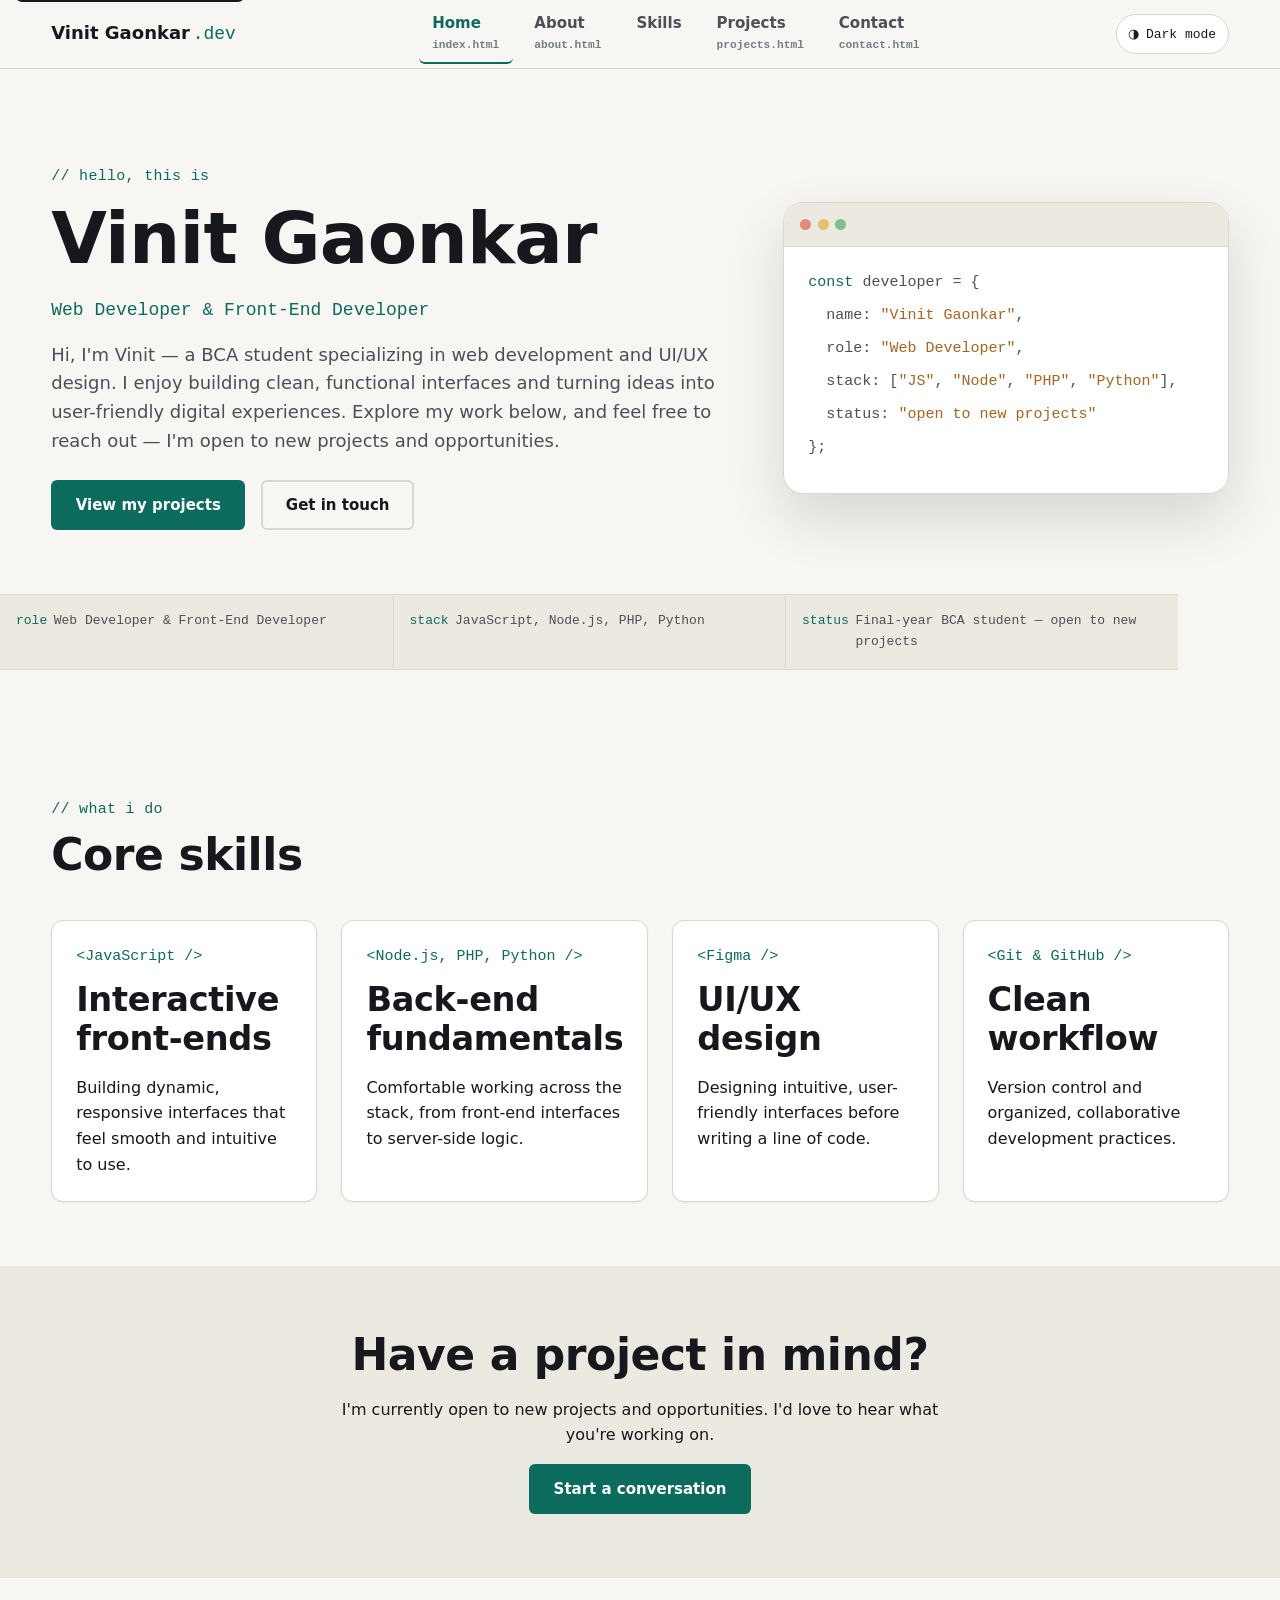
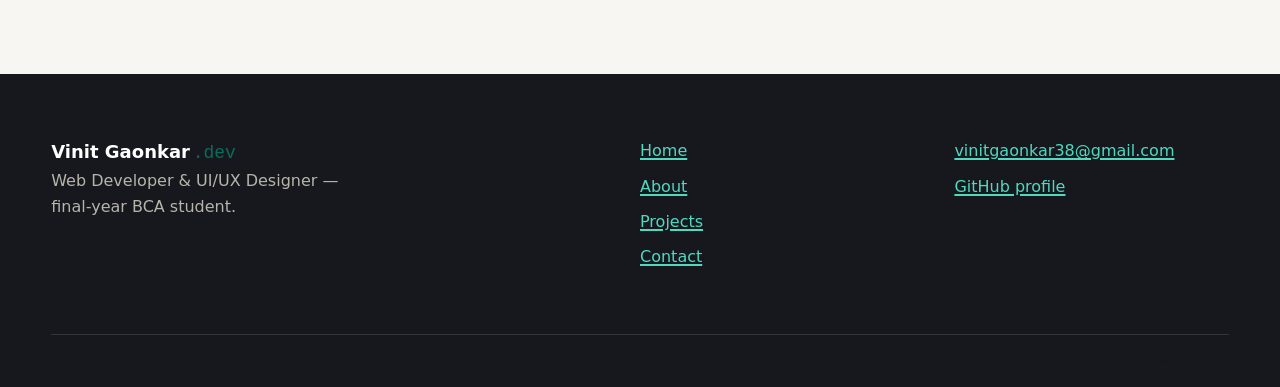
<file: portfolio/index.html>
<!DOCTYPE html>
<html lang="en">
<head>
  <meta charset="UTF-8" />
  <meta name="viewport" content="width=device-width, initial-scale=1.0" />

  <title>Vinit Gaonkar | Web Developer Portfolio</title>
  <meta name="description" content="Vinit Gaonkar is a web developer and UI/UX designer building clean, functional interfaces. View projects and get in touch." />
  <meta name="robots" content="index, follow" />
  <link rel="canonical" href="https://vinit.jo3.org/index.html" />

  <meta property="og:type" content="website" />
  <meta property="og:title" content="Vinit Gaonkar | Web Developer Portfolio" />
  <meta property="og:description" content="Web developer and UI/UX designer building clean, functional interfaces." />
  <meta property="og:url" content="https://vinit.jo3.org/index.html" />

  <!-- Prevents a flash of the wrong theme: applies a saved choice before
       first paint. Tiny, synchronous, and does nothing else. -->
  <script>
    (function () {
      try {
        var t = localStorage.getItem("portfolio-theme");
        if (t === "light" || t === "dark") {
          document.documentElement.setAttribute("data-theme", t);
        }
      } catch (e) {}
    })();
  </script>

  <link rel="icon" type="image/svg+xml" href="data:image/svg+xml,%3Csvg xmlns='http://www.w3.org/2000/svg' viewBox='0 0 100 100'%3E%3Crect width='100' height='100' rx='22' fill='%230b6b5c'/%3E%3C/svg%3E" />
  <link rel="stylesheet" href="css/style.css" />
</head>
<body>

  <a class="skip-link" href="#main">Skip to main content</a>

  <header class="site-header">
    <div class="container header-inner">
      <p class="logo"><a href="index.html">Vinit Gaonkar<span class="logo-mono" aria-hidden="true">.dev</span></a></p>

      <nav class="site-nav" aria-label="Primary">
        <ul id="primary-nav-list">
          <li><a href="index.html" aria-current="page">Home<span class="nav-file" aria-hidden="true">index.html</span></a></li>
          <li><a href="about.html">About<span class="nav-file" aria-hidden="true">about.html</span></a></li>
          <li><a href="index.html#skills">Skills</a></li>
          <li><a href="projects.html">Projects<span class="nav-file" aria-hidden="true">projects.html</span></a></li>
          <li><a href="contact.html">Contact<span class="nav-file" aria-hidden="true">contact.html</span></a></li>
        </ul>
      </nav>

      <div class="nav-wrap">
        <button type="button" id="theme-toggle" class="theme-toggle" aria-pressed="false">
          <span class="theme-toggle-icon" aria-hidden="true">◑</span>
          <span class="theme-toggle-text">Dark mode</span>
        </button>
        <button type="button" id="nav-toggle" class="nav-toggle" aria-expanded="false" aria-controls="primary-nav-list">
          <span class="nav-toggle-icon" aria-hidden="true"></span>
          <span class="visually-hidden">Menu</span>
        </button>
      </div>
    </div>
  </header>

  <main id="main">

    <section class="hero">
      <div class="container hero-grid">
        <div class="hero-inner">
          <p class="eyebrow">// hello, this is</p>
          <h1>Vinit Gaonkar</h1>
          <p class="hero-role">Web Developer &amp; Front-End Developer</p>
          <p class="hero-intro">
            Hi, I'm Vinit — a BCA student specializing in web development and
            UI/UX design. I enjoy building clean, functional interfaces and
            turning ideas into user-friendly digital experiences. Explore my
            work below, and feel free to reach out — I'm open to new projects
            and opportunities.
          </p>
          <div class="hero-actions">
            <a class="btn btn-primary" href="projects.html">View my projects</a>
            <a class="btn btn-secondary" href="contact.html">Get in touch</a>
          </div>
        </div>

        <!-- Decorative "editor window" panel — CSS-only, no image asset needed -->
        <div class="hero-panel" aria-hidden="true">
          <div class="hero-panel-bar">
            <span class="hero-panel-dot"></span>
            <span class="hero-panel-dot"></span>
            <span class="hero-panel-dot"></span>
          </div>
          <div class="hero-panel-body">
            <p><span class="code-key">const</span> developer = {</p>
            <p>&nbsp;&nbsp;name: <span class="code-str">"Vinit Gaonkar"</span>,</p>
            <p>&nbsp;&nbsp;role: <span class="code-str">"Web Developer"</span>,</p>
            <p>&nbsp;&nbsp;stack: [<span class="code-str">"JS"</span>, <span class="code-str">"Node"</span>, <span class="code-str">"PHP"</span>, <span class="code-str">"Python"</span>],</p>
            <p>&nbsp;&nbsp;status: <span class="code-str">"open to new projects"</span></p>
            <p>};</p>
          </div>
        </div>
      </div>

      <!-- A small "status bar" of facts, styled after an editor's status bar -->
      <dl class="status-bar container">
        <div>
          <dt>role</dt>
          <dd>Web Developer &amp; Front-End Developer</dd>
        </div>
        <div>
          <dt>stack</dt>
          <dd>JavaScript, Node.js, PHP, Python</dd>
        </div>
        <div>
          <dt>status</dt>
          <dd>Final-year BCA student — open to new projects</dd>
        </div>
      </dl>
    </section>

    <section class="section skills-section" id="skills" aria-labelledby="skills-heading">
      <div class="container">
        <p class="eyebrow">// what i do</p>
        <h2 id="skills-heading">Core skills</h2>

        <div class="grid skills-grid">
          <article class="skill-card">
            <p class="skill-tag">&lt;JavaScript /&gt;</p>
            <h3>Interactive front-ends</h3>
            <p>Building dynamic, responsive interfaces that feel smooth and intuitive to use.</p>
          </article>

          <article class="skill-card">
            <p class="skill-tag">&lt;Node.js, PHP, Python /&gt;</p>
            <h3>Back-end fundamentals</h3>
            <p>Comfortable working across the stack, from front-end interfaces to server-side logic.</p>
          </article>

          <article class="skill-card">
            <p class="skill-tag">&lt;Figma /&gt;</p>
            <h3>UI/UX design</h3>
            <p>Designing intuitive, user-friendly interfaces before writing a line of code.</p>
          </article>

          <article class="skill-card">
            <p class="skill-tag">&lt;Git &amp; GitHub /&gt;</p>
            <h3>Clean workflow</h3>
            <p>Version control and organized, collaborative development practices.</p>
          </article>
        </div>
      </div>
    </section>

    <section class="section section-alt cta-section" aria-labelledby="cta-heading">
      <div class="container cta-inner">
        <h2 id="cta-heading">Have a project in mind?</h2>
        <p>I'm currently open to new projects and opportunities. I'd love to hear what you're working on.</p>
        <a class="btn btn-primary" href="contact.html">Start a conversation</a>
      </div>
    </section>

  </main>

  <footer class="site-footer">
    <div class="container footer-inner">
      <div class="footer-brand">
        <p class="logo"><a href="index.html">Vinit Gaonkar<span class="logo-mono" aria-hidden="true">.dev</span></a></p>
        <p class="footer-tagline">Web Developer &amp; UI/UX Designer — final-year BCA student.</p>
      </div>

      <nav class="footer-nav" aria-label="Footer">
        <ul>
          <li><a href="index.html">Home</a></li>
          <li><a href="about.html">About</a></li>
          <li><a href="projects.html">Projects</a></li>
          <li><a href="contact.html">Contact</a></li>
        </ul>
      </nav>

      <address class="footer-contact">
        <a href="mailto:vinitgaonkar38@gmail.com">vinitgaonkar38@gmail.com</a>
        <a href="https://github.com/account">GitHub profile</a>
      </address>
    </div>

    <div class="container footer-meta">
      <p>&copy; 2026 Vinit Gaonkar. All rights reserved.</p>
      <p class="status-line">// built with HTML5, CSS3 &amp; a little vanilla JS</p>
    </div>
  </footer>

  <script src="js/theme.js" defer></script>
</body>
</html>
</file>
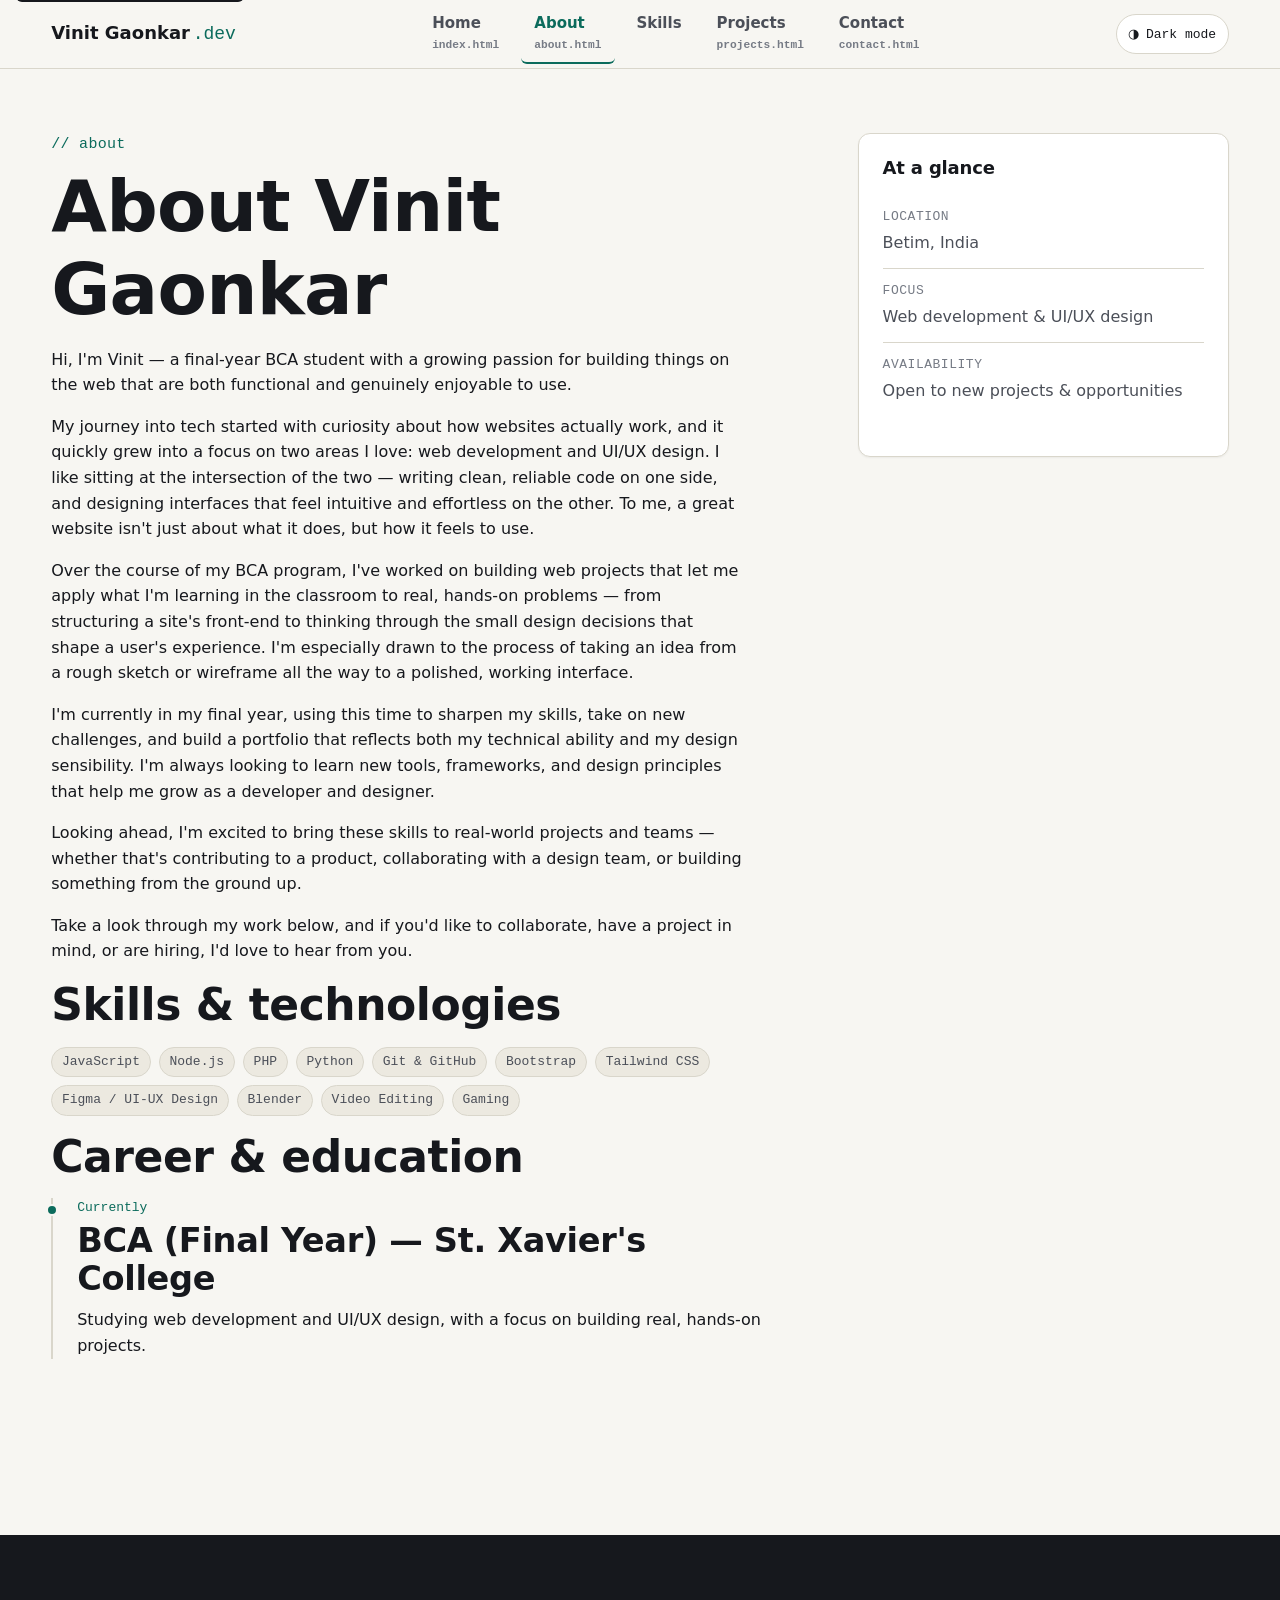
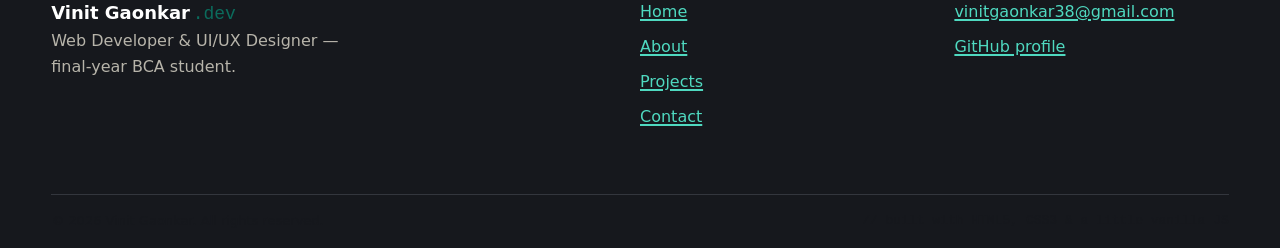
<file: portfolio/about.html>
<!DOCTYPE html>
<html lang="en">
<head>
  <meta charset="UTF-8" />
  <meta name="viewport" content="width=device-width, initial-scale=1.0" />

  <title>About | Vinit Gaonkar</title>
  <meta name="description" content="Learn about Vinit Gaonkar — a web developer and UI/UX design student, plus skills, technologies, and education background." />
  <meta name="robots" content="index, follow" />
  <link rel="canonical" href="https://vinit.jo3.org/about.html" />

  <meta property="og:type" content="website" />
  <meta property="og:title" content="About | Vinit Gaonkar" />
  <meta property="og:description" content="Web developer and UI/UX design student." />
  <meta property="og:url" content="https://vinit.jo3.org/about.html" />

  <script>
    (function () {
      try {
        var t = localStorage.getItem("portfolio-theme");
        if (t === "light" || t === "dark") {
          document.documentElement.setAttribute("data-theme", t);
        }
      } catch (e) {}
    })();
  </script>

  <link rel="icon" type="image/svg+xml" href="data:image/svg+xml,%3Csvg xmlns='http://www.w3.org/2000/svg' viewBox='0 0 100 100'%3E%3Crect width='100' height='100' rx='22' fill='%230b6b5c'/%3E%3C/svg%3E" />
  <link rel="stylesheet" href="css/style.css" />
</head>
<body>

  <a class="skip-link" href="#main">Skip to main content</a>

  <header class="site-header">
    <div class="container header-inner">
      <p class="logo"><a href="index.html">Vinit Gaonkar<span class="logo-mono" aria-hidden="true">.dev</span></a></p>

      <nav class="site-nav" aria-label="Primary">
        <ul id="primary-nav-list">
          <li><a href="index.html">Home<span class="nav-file" aria-hidden="true">index.html</span></a></li>
          <li><a href="about.html" aria-current="page">About<span class="nav-file" aria-hidden="true">about.html</span></a></li>
          <li><a href="index.html#skills">Skills</a></li>
          <li><a href="projects.html">Projects<span class="nav-file" aria-hidden="true">projects.html</span></a></li>
          <li><a href="contact.html">Contact<span class="nav-file" aria-hidden="true">contact.html</span></a></li>
        </ul>
      </nav>

      <div class="nav-wrap">
        <button type="button" id="theme-toggle" class="theme-toggle" aria-pressed="false">
          <span class="theme-toggle-icon" aria-hidden="true">◑</span>
          <span class="theme-toggle-text">Dark mode</span>
        </button>
        <button type="button" id="nav-toggle" class="nav-toggle" aria-expanded="false" aria-controls="primary-nav-list">
          <span class="nav-toggle-icon" aria-hidden="true"></span>
          <span class="visually-hidden">Menu</span>
        </button>
      </div>
    </div>
  </header>

  <main id="main">
    <section class="section about-hero">
      <div class="container about-grid">

        <div class="about-main">
          <p class="eyebrow">// about</p>
          <h1>About Vinit Gaonkar</h1>

          <p>
            Hi, I'm Vinit — a final-year BCA student with a growing passion for
            building things on the web that are both functional and genuinely
            enjoyable to use.
          </p>
          <p>
            My journey into tech started with curiosity about how websites
            actually work, and it quickly grew into a focus on two areas I
            love: web development and UI/UX design. I like sitting at the
            intersection of the two — writing clean, reliable code on one
            side, and designing interfaces that feel intuitive and effortless
            on the other. To me, a great website isn't just about what it
            does, but how it feels to use.
          </p>
          <p>
            Over the course of my BCA program, I've worked on building web
            projects that let me apply what I'm learning in the classroom to
            real, hands-on problems — from structuring a site's front-end to
            thinking through the small design decisions that shape a user's
            experience. I'm especially drawn to the process of taking an idea
            from a rough sketch or wireframe all the way to a polished,
            working interface.
          </p>
          <p>
            I'm currently in my final year, using this time to sharpen my
            skills, take on new challenges, and build a portfolio that
            reflects both my technical ability and my design sensibility. I'm
            always looking to learn new tools, frameworks, and design
            principles that help me grow as a developer and designer.
          </p>
          <p>
            Looking ahead, I'm excited to bring these skills to real-world
            projects and teams — whether that's contributing to a product,
            collaborating with a design team, or building something from the
            ground up.
          </p>
          <p>
            Take a look through my work below, and if you'd like to
            collaborate, have a project in mind, or are hiring, I'd love to
            hear from you.
          </p>

          <h2>Skills &amp; technologies</h2>
          <ul class="tag-list">
            <li>JavaScript</li>
            <li>Node.js</li>
            <li>PHP</li>
            <li>Python</li>
            <li>Git &amp; GitHub</li>
            <li>Bootstrap</li>
            <li>Tailwind CSS</li>
            <li>Figma / UI-UX Design</li>
            <li>Blender</li>
            <li>Video Editing</li>
            <li>Gaming</li>
          </ul>

          <h2>Career &amp; education</h2>
          <ol class="timeline">
            <li>
              <p class="timeline-date">Currently</p>
              <h3>BCA (Final Year) — St. Xavier's College</h3>
              <p>Studying web development and UI/UX design, with a focus on building real, hands-on projects.</p>
            </li>
          </ol>
        </div>

        <aside class="about-aside" aria-labelledby="ataglance-heading">
          <h2 id="ataglance-heading">At a glance</h2>
          <dl>
            <div>
              <dt>Location</dt>
              <dd>Betim, India</dd>
            </div>
            <div>
              <dt>Focus</dt>
              <dd>Web development &amp; UI/UX design</dd>
            </div>
            <div>
              <dt>Availability</dt>
              <dd>Open to new projects &amp; opportunities</dd>
            </div>
          </dl>
        </aside>

      </div>
    </section>
  </main>

  <footer class="site-footer">
    <div class="container footer-inner">
      <div class="footer-brand">
        <p class="logo"><a href="index.html">Vinit Gaonkar<span class="logo-mono" aria-hidden="true">.dev</span></a></p>
        <p class="footer-tagline">Web Developer &amp; UI/UX Designer — final-year BCA student.</p>
      </div>

      <nav class="footer-nav" aria-label="Footer">
        <ul>
          <li><a href="index.html">Home</a></li>
          <li><a href="about.html">About</a></li>
          <li><a href="projects.html">Projects</a></li>
          <li><a href="contact.html">Contact</a></li>
        </ul>
      </nav>

      <address class="footer-contact">
        <a href="mailto:vinitgaonkar38@gmail.com">vinitgaonkar38@gmail.com</a>
        <a href="https://github.com/account">GitHub profile</a>
      </address>
    </div>

    <div class="container footer-meta">
      <p>&copy; 2026 Vinit Gaonkar. All rights reserved.</p>
      <p class="status-line">// built with HTML5, CSS3 &amp; a little vanilla JS</p>
    </div>
  </footer>

  <script src="js/theme.js" defer></script>
</body>
</html>
</file>
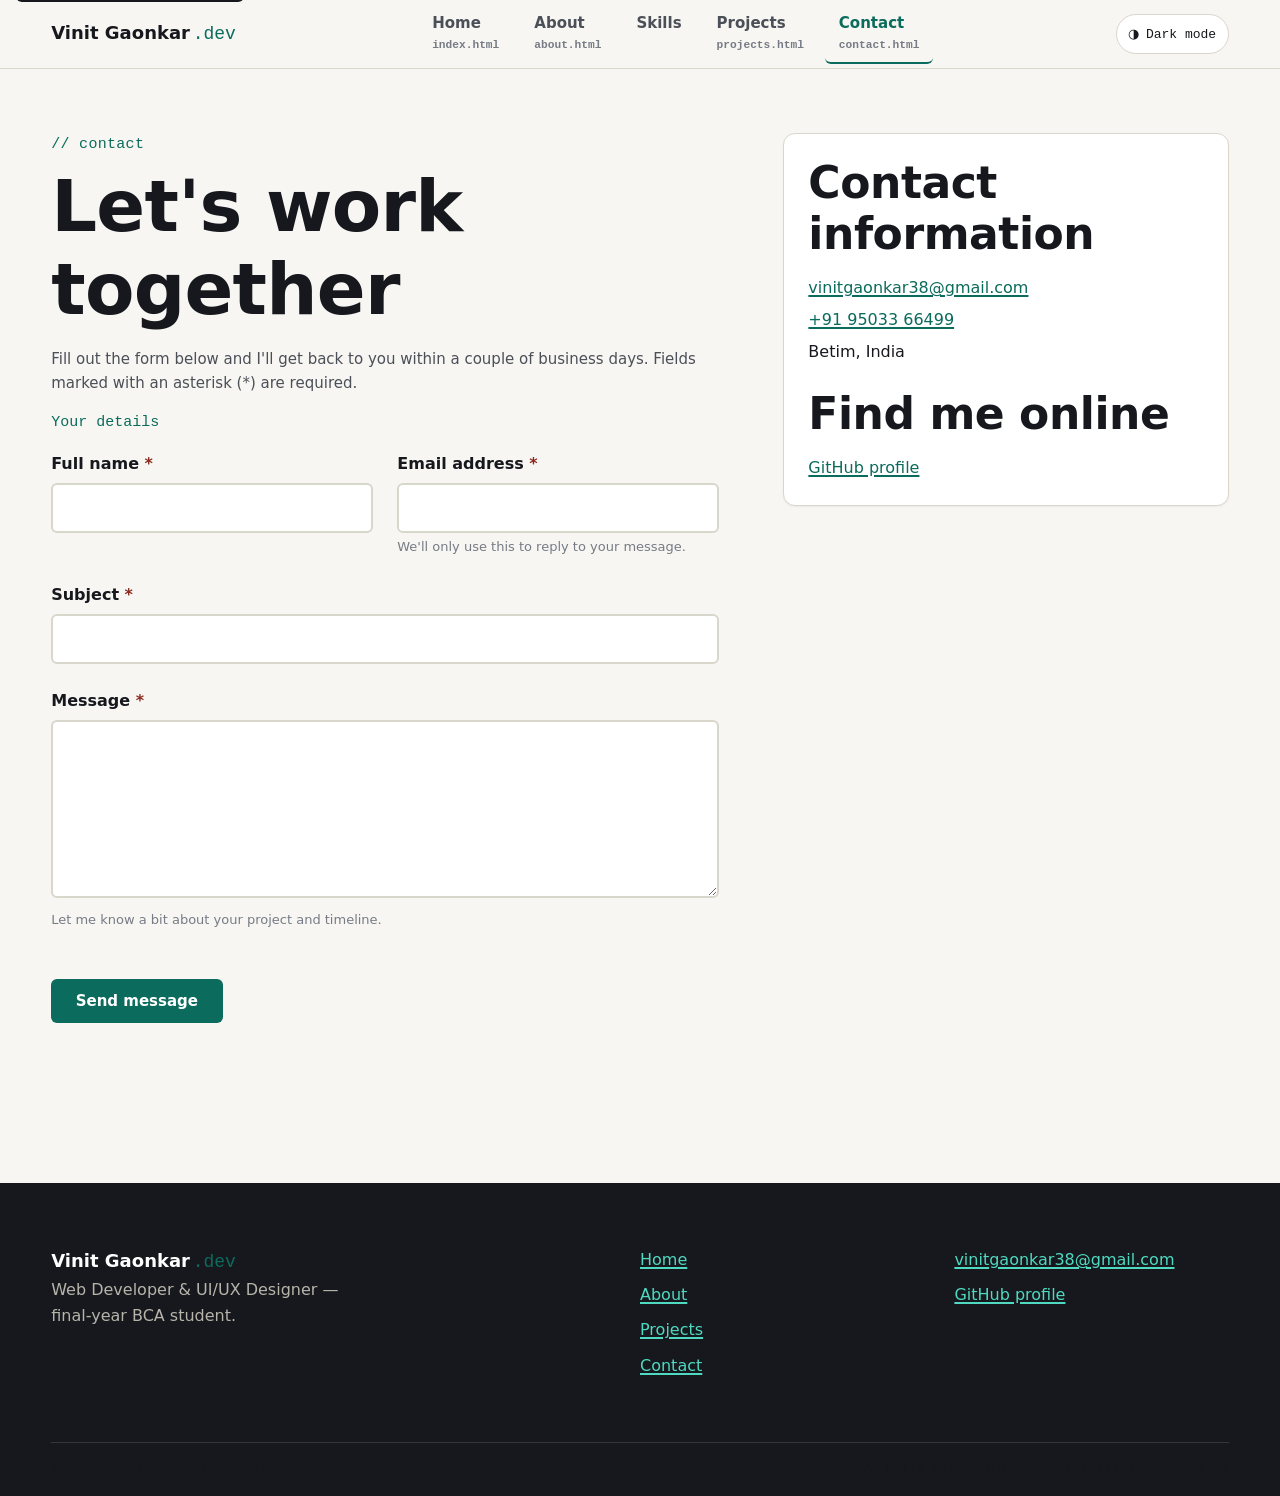
<file: portfolio/contact.html>
<!DOCTYPE html>
<html lang="en">
<head>
  <meta charset="UTF-8" />
  <meta name="viewport" content="width=device-width, initial-scale=1.0" />

  <title>Contact | Vinit Gaonkar</title>
  <meta name="description" content="Get in touch with Vinit Gaonkar for freelance web development work. Send a message using the accessible contact form or reach out directly by email." />
  <meta name="robots" content="index, follow" />
  <link rel="canonical" href="https://vinit.jo3.org/contact.html" />

  <meta property="og:type" content="website" />
  <meta property="og:title" content="Contact | Vinit Gaonkar" />
  <meta property="og:description" content="Get in touch about web development and UI/UX design work." />
  <meta property="og:url" content="https://vinit.jo3.org/contact.html" />

  <script>
    (function () {
      try {
        var t = localStorage.getItem("portfolio-theme");
        if (t === "light" || t === "dark") {
          document.documentElement.setAttribute("data-theme", t);
        }
      } catch (e) {}
    })();
  </script>

  <link rel="icon" type="image/svg+xml" href="data:image/svg+xml,%3Csvg xmlns='http://www.w3.org/2000/svg' viewBox='0 0 100 100'%3E%3Crect width='100' height='100' rx='22' fill='%230b6b5c'/%3E%3C/svg%3E" />
  <link rel="stylesheet" href="css/style.css" />
</head>
<body>

  <a class="skip-link" href="#main">Skip to main content</a>

  <header class="site-header">
    <div class="container header-inner">
      <p class="logo"><a href="index.html">Vinit Gaonkar<span class="logo-mono" aria-hidden="true">.dev</span></a></p>

      <nav class="site-nav" aria-label="Primary">
        <ul id="primary-nav-list">
          <li><a href="index.html">Home<span class="nav-file" aria-hidden="true">index.html</span></a></li>
          <li><a href="about.html">About<span class="nav-file" aria-hidden="true">about.html</span></a></li>
          <li><a href="index.html#skills">Skills</a></li>
          <li><a href="projects.html">Projects<span class="nav-file" aria-hidden="true">projects.html</span></a></li>
          <li><a href="contact.html" aria-current="page">Contact<span class="nav-file" aria-hidden="true">contact.html</span></a></li>
        </ul>
      </nav>

      <div class="nav-wrap">
        <button type="button" id="theme-toggle" class="theme-toggle" aria-pressed="false">
          <span class="theme-toggle-icon" aria-hidden="true">◑</span>
          <span class="theme-toggle-text">Dark mode</span>
        </button>
        <button type="button" id="nav-toggle" class="nav-toggle" aria-expanded="false" aria-controls="primary-nav-list">
          <span class="nav-toggle-icon" aria-hidden="true"></span>
          <span class="visually-hidden">Menu</span>
        </button>
      </div>
    </div>
  </header>

  <main id="main">
    <section class="section contact-section">
      <div class="container contact-grid">

        <div class="contact-form-wrap">
          <p class="eyebrow">// contact</p>
          <h1>Let's work together</h1>
          <p class="form-hint">
            Fill out the form below and I'll get back to you within a couple of
            business days. Fields marked with an asterisk (*) are required.
          </p>

          <!--
            NOTE: this is a static HTML page with no back end, so the form
            needs a processing endpoint before it can actually send messages.
            Replace the action URL with your own server endpoint, or a form
            service such as Formspree or Netlify Forms.
          -->
          <form action="https://example.com/api/contact-form" method="post">
            <fieldset>
              <legend>Your details</legend>

              <div class="form-row form-row-2">
                <div class="form-field">
                  <label for="name">Full name <span class="required" aria-hidden="true">*</span></label>
                  <input
                    type="text"
                    id="name"
                    name="name"
                    autocomplete="name"
                    required
                    aria-required="true"
                  />
                </div>

                <div class="form-field">
                  <label for="email">Email address <span class="required" aria-hidden="true">*</span></label>
                  <input
                    type="email"
                    id="email"
                    name="email"
                    autocomplete="email"
                    required
                    aria-required="true"
                    aria-describedby="email-hint"
                  />
                  <span class="field-hint" id="email-hint">We'll only use this to reply to your message.</span>
                </div>
              </div>

              <div class="form-field">
                <label for="subject">Subject <span class="required" aria-hidden="true">*</span></label>
                <input
                  type="text"
                  id="subject"
                  name="subject"
                  autocomplete="off"
                  required
                  aria-required="true"
                />
              </div>

              <div class="form-field">
                <label for="message">Message <span class="required" aria-hidden="true">*</span></label>
                <textarea
                  id="message"
                  name="message"
                  rows="6"
                  required
                  aria-required="true"
                  aria-describedby="message-hint"
                ></textarea>
                <span class="field-hint" id="message-hint">Let me know a bit about your project and timeline.</span>
              </div>
            </fieldset>

            <button type="submit" class="btn btn-primary">Send message</button>
          </form>
        </div>

        <aside class="contact-info" aria-labelledby="contact-info-heading">
          <h2 id="contact-info-heading">Contact information</h2>
          <address>
            <p><a href="mailto:vinitgaonkar38@gmail.com">vinitgaonkar38@gmail.com</a></p>
            <p><a href="tel:+919503366499">+91 95033 66499</a></p>
            <p>Betim, India</p>
          </address>

          <h2>Find me online</h2>
          <ul class="social-list">
            <li><a href="https://github.com/account">GitHub profile</a></li>
          </ul>
        </aside>

      </div>
    </section>
  </main>

  <footer class="site-footer">
    <div class="container footer-inner">
      <div class="footer-brand">
        <p class="logo"><a href="index.html">Vinit Gaonkar<span class="logo-mono" aria-hidden="true">.dev</span></a></p>
        <p class="footer-tagline">Web Developer &amp; UI/UX Designer — final-year BCA student.</p>
      </div>

      <nav class="footer-nav" aria-label="Footer">
        <ul>
          <li><a href="index.html">Home</a></li>
          <li><a href="about.html">About</a></li>
          <li><a href="projects.html">Projects</a></li>
          <li><a href="contact.html">Contact</a></li>
        </ul>
      </nav>

      <address class="footer-contact">
        <a href="mailto:vinitgaonkar38@gmail.com">vinitgaonkar38@gmail.com</a>
        <a href="https://github.com/account">GitHub profile</a>
      </address>
    </div>

    <div class="container footer-meta">
      <p>&copy; 2026 Vinit Gaonkar. All rights reserved.</p>
      <p class="status-line">// built with HTML5, CSS3 &amp; a little vanilla JS</p>
    </div>
  </footer>

  <script src="js/theme.js" defer></script>
</body>
</html>
</file>
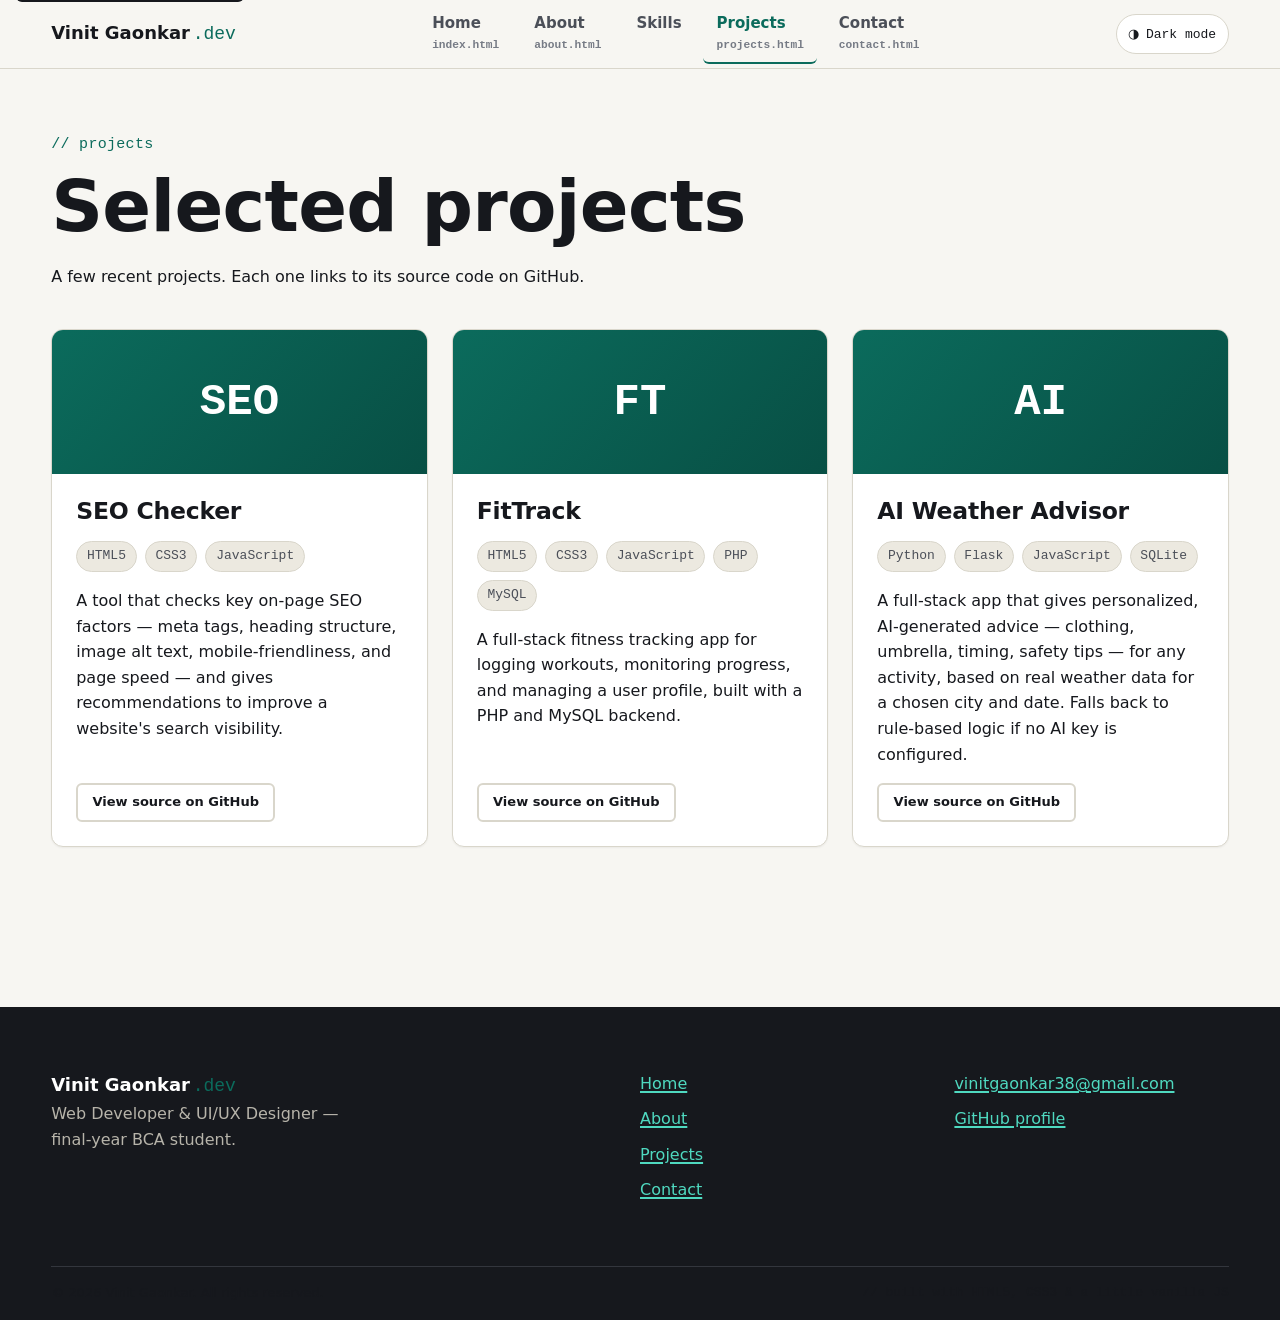
<file: portfolio/projects.html>
<!DOCTYPE html>
<html lang="en">
<head>
  <meta charset="UTF-8" />
  <meta name="viewport" content="width=device-width, initial-scale=1.0" />

  <title>Projects | Vinit Gaonkar</title>
  <meta name="description" content="A selection of web development projects by Vinit Gaonkar, including an SEO checker, a fitness tracker, and an AI-powered weather advisor." />
  <meta name="robots" content="index, follow" />
  <link rel="canonical" href="https://vinit.jo3.org/projects.html" />

  <meta property="og:type" content="website" />
  <meta property="og:title" content="Projects | Vinit Gaonkar" />
  <meta property="og:description" content="A selection of web development projects, including an SEO checker, a fitness tracker, and an AI-powered weather advisor." />
  <meta property="og:url" content="https://vinit.jo3.org/projects.html" />

  <script>
    (function () {
      try {
        var t = localStorage.getItem("portfolio-theme");
        if (t === "light" || t === "dark") {
          document.documentElement.setAttribute("data-theme", t);
        }
      } catch (e) {}
    })();
  </script>

  <link rel="icon" type="image/svg+xml" href="data:image/svg+xml,%3Csvg xmlns='http://www.w3.org/2000/svg' viewBox='0 0 100 100'%3E%3Crect width='100' height='100' rx='22' fill='%230b6b5c'/%3E%3C/svg%3E" />
  <link rel="stylesheet" href="css/style.css" />
</head>
<body>

  <a class="skip-link" href="#main">Skip to main content</a>

  <header class="site-header">
    <div class="container header-inner">
      <p class="logo"><a href="index.html">Vinit Gaonkar<span class="logo-mono" aria-hidden="true">.dev</span></a></p>

      <nav class="site-nav" aria-label="Primary">
        <ul id="primary-nav-list">
          <li><a href="index.html">Home<span class="nav-file" aria-hidden="true">index.html</span></a></li>
          <li><a href="about.html">About<span class="nav-file" aria-hidden="true">about.html</span></a></li>
          <li><a href="index.html#skills">Skills</a></li>
          <li><a href="projects.html" aria-current="page">Projects<span class="nav-file" aria-hidden="true">projects.html</span></a></li>
          <li><a href="contact.html">Contact<span class="nav-file" aria-hidden="true">contact.html</span></a></li>
        </ul>
      </nav>

      <div class="nav-wrap">
        <button type="button" id="theme-toggle" class="theme-toggle" aria-pressed="false">
          <span class="theme-toggle-icon" aria-hidden="true">◑</span>
          <span class="theme-toggle-text">Dark mode</span>
        </button>
        <button type="button" id="nav-toggle" class="nav-toggle" aria-expanded="false" aria-controls="primary-nav-list">
          <span class="nav-toggle-icon" aria-hidden="true"></span>
          <span class="visually-hidden">Menu</span>
        </button>
      </div>
    </div>
  </header>

  <main id="main">
    <section class="section projects-section">
      <div class="container">
        <p class="eyebrow">// projects</p>
        <h1>Selected projects</h1>
        <p>
          A few recent projects. Each one links to its source code on GitHub.
        </p>

        <div class="grid project-grid">

          <article class="project-card">
            <div class="project-card-media" aria-hidden="true">SEO</div>
            <div class="project-card-body">
              <h3>SEO Checker</h3>
              <ul class="tag-list-inline">
                <li>HTML5</li>
                <li>CSS3</li>
                <li>JavaScript</li>
              </ul>
              <p>
                A tool that checks key on-page SEO factors — meta tags,
                heading structure, image alt text, mobile-friendliness, and
                page speed — and gives recommendations to improve a
                website's search visibility.
              </p>
              <ul class="project-links">
                <li><a class="btn btn-secondary btn-sm" href="https://github.com/learningsomethingneweveryday/seo">View source on GitHub</a></li>
              </ul>
            </div>
          </article>

          <article class="project-card">
            <div class="project-card-media" aria-hidden="true">FT</div>
            <div class="project-card-body">
              <h3>FitTrack</h3>
              <ul class="tag-list-inline">
                <li>HTML5</li>
                <li>CSS3</li>
                <li>JavaScript</li>
                <li>PHP</li>
                <li>MySQL</li>
              </ul>
              <p>
                A full-stack fitness tracking app for logging workouts,
                monitoring progress, and managing a user profile, built with
                a PHP and MySQL backend.
              </p>
              <ul class="project-links">
                <li><a class="btn btn-secondary btn-sm" href="https://github.com/learningsomethingneweveryday/fittrack">View source on GitHub</a></li>
              </ul>
            </div>
          </article>

          <article class="project-card">
            <div class="project-card-media" aria-hidden="true">AI</div>
            <div class="project-card-body">
              <h3>AI Weather Advisor</h3>
              <ul class="tag-list-inline">
                <li>Python</li>
                <li>Flask</li>
                <li>JavaScript</li>
                <li>SQLite</li>
              </ul>
              <p>
                A full-stack app that gives personalized, AI-generated
                advice — clothing, umbrella, timing, safety tips — for any
                activity, based on real weather data for a chosen city and
                date. Falls back to rule-based logic if no AI key is
                configured.
              </p>
              <ul class="project-links">
                <li><a class="btn btn-secondary btn-sm" href="https://github.com/learningsomethingneweveryday/AI-Weather-Advisor">View source on GitHub</a></li>
              </ul>
            </div>
          </article>

        </div>
      </div>
    </section>
  </main>

  <footer class="site-footer">
    <div class="container footer-inner">
      <div class="footer-brand">
        <p class="logo"><a href="index.html">Vinit Gaonkar<span class="logo-mono" aria-hidden="true">.dev</span></a></p>
        <p class="footer-tagline">Web Developer &amp; UI/UX Designer — final-year BCA student.</p>
      </div>

      <nav class="footer-nav" aria-label="Footer">
        <ul>
          <li><a href="index.html">Home</a></li>
          <li><a href="about.html">About</a></li>
          <li><a href="projects.html">Projects</a></li>
          <li><a href="contact.html">Contact</a></li>
        </ul>
      </nav>

      <address class="footer-contact">
        <a href="mailto:vinitgaonkar38@gmail.com">vinitgaonkar38@gmail.com</a>
        <a href="https://github.com/account">GitHub profile</a>
      </address>
    </div>

    <div class="container footer-meta">
      <p>&copy; 2026 Vinit Gaonkar. All rights reserved.</p>
      <p class="status-line">// built with HTML5, CSS3 &amp; a little vanilla JS</p>
    </div>
  </footer>

  <script src="js/theme.js" defer></script>
</body>
</html>
</file>
<file: portfolio/css/style.css>
/* ==========================================================================
   Vinit Gaonkar — Portfolio Stylesheet v2
   Advanced CSS3 design system: custom-property theming (light + dark),
   CSS Grid layouts, Flexbox components, fluid type, and an accessible,
   progressively-enhanced mobile nav + theme toggle (see js/theme.js).
   Signature: an IDE-inspired visual language — monospace "code comment"
   eyebrows, tag-style chips, and project cards styled like editor panes.
   ========================================================================== */

/* --------------------------------------------------------------------------
   1. Design tokens — light theme (default)
   -------------------------------------------------------------------------- */
:root {
  /* Brand */
  --color-primary: #0b6b5c;
  --color-primary-strong: #084f44;
  --color-primary-soft: #e2f0ec;
  --color-on-primary: #ffffff;
  --color-secondary: #a8641c;
  --color-secondary-strong: #82500f;
  --color-on-secondary: #ffffff;

  /* Surfaces & text */
  --color-bg: #f7f6f2;
  --color-bg-alt: #ece9e0;
  --color-surface: #ffffff;
  --color-surface-2: #fbfaf7;
  --color-border: #d9d6cb;
  --color-text: #16181d;
  --color-text-muted: #4b4f58;
  --color-text-faint: #767b85;
  --color-danger: #8a2a1f;

  /* Shadow */
  --shadow-sm: 0 1px 2px rgba(22, 24, 29, 0.05);
  --shadow-md: 0 10px 28px rgba(22, 24, 29, 0.08);
  --shadow-lg: 0 24px 56px rgba(22, 24, 29, 0.14);

  /* Radius */
  --radius-sm: 6px;
  --radius-md: 12px;
  --radius-lg: 20px;
  --radius-pill: 999px;

  /* Type */
  --font-display: -apple-system, "Segoe UI", system-ui, "Helvetica Neue", Arial, sans-serif;
  --font-body: -apple-system, "Segoe UI", system-ui, "Helvetica Neue", Arial, sans-serif;
  --font-mono: ui-monospace, "SFMono-Regular", "Cascadia Mono", "Roboto Mono", Menlo, Consolas, monospace;

  --fs-xs: 0.8125rem;
  --fs-sm: 0.9375rem;
  --fs-base: 1rem;
  --fs-md: 1.125rem;
  --fs-lg: clamp(1.25rem, 1.15rem + 0.4vw, 1.5rem);
  --fs-xl: clamp(1.5rem, 1.3rem + 1vw, 2.1rem);
  --fs-2xl: clamp(1.9rem, 1.5rem + 1.8vw, 2.75rem);
  --fs-3xl: clamp(2.25rem, 1.4rem + 4vw, 4.5rem);

  /* Spacing */
  --space-3xs: 0.25rem;
  --space-2xs: 0.5rem;
  --space-xs: 0.75rem;
  --space-sm: 1rem;
  --space-md: 1.5rem;
  --space-lg: 2.5rem;
  --space-xl: 4rem;
  --space-2xl: 6rem;

  /* Layout */
  --container-width: min(75rem, 92vw);
  --nav-height: 4.25rem;

  /* Motion */
  --duration-fast: 150ms;
  --duration-base: 250ms;
  --duration-slow: 450ms;
  --ease: cubic-bezier(0.4, 0, 0.2, 1);
}

/* Explicit dark theme (set via [data-theme="dark"] by js/theme.js) */
[data-theme="dark"] {
  --color-primary: #4fd9c0;
  --color-primary-strong: #79e7d3;
  --color-primary-soft: rgba(79, 217, 192, 0.14);
  --color-on-primary: #0a1210;
  --color-secondary: #eaa955;
  --color-secondary-strong: #f3c281;
  --color-on-secondary: #1c1200;

  --color-bg: #12141a;
  --color-bg-alt: #1a1d24;
  --color-surface: #1c1f27;
  --color-surface-2: #21242c;
  --color-border: #30343f;
  --color-text: #eceae3;
  --color-text-muted: #b7b4aa;
  --color-text-faint: #8b8f9a;
  --color-danger: #e2897c;

  --shadow-sm: 0 1px 2px rgba(0, 0, 0, 0.35);
  --shadow-md: 0 10px 28px rgba(0, 0, 0, 0.4);
  --shadow-lg: 0 24px 56px rgba(0, 0, 0, 0.55);
}

/* Respect the system preference only when the visitor hasn't explicitly
   chosen a theme (data-theme="light" opts back out of this). */
@media (prefers-color-scheme: dark) {
  :root:not([data-theme="light"]) {
    --color-primary: #4fd9c0;
    --color-primary-strong: #79e7d3;
    --color-primary-soft: rgba(79, 217, 192, 0.14);
    --color-on-primary: #0a1210;
    --color-secondary: #eaa955;
    --color-secondary-strong: #f3c281;
    --color-on-secondary: #1c1200;

    --color-bg: #12141a;
    --color-bg-alt: #1a1d24;
    --color-surface: #1c1f27;
    --color-surface-2: #21242c;
    --color-border: #30343f;
    --color-text: #eceae3;
    --color-text-muted: #b7b4aa;
    --color-text-faint: #8b8f9a;
    --color-danger: #e2897c;

    --shadow-sm: 0 1px 2px rgba(0, 0, 0, 0.35);
    --shadow-md: 0 10px 28px rgba(0, 0, 0, 0.4);
    --shadow-lg: 0 24px 56px rgba(0, 0, 0, 0.55);
  }
}

/* --------------------------------------------------------------------------
   2. Reset & base
   -------------------------------------------------------------------------- */
*,
*::before,
*::after {
  box-sizing: border-box;
}

html {
  -webkit-text-size-adjust: 100%;
  scroll-behavior: smooth;
  color-scheme: light dark;
}

body {
  margin: 0;
  min-height: 100vh;
  background-color: var(--color-bg);
  color: var(--color-text);
  font-family: var(--font-body);
  font-size: var(--fs-base);
  line-height: 1.6;
  display: flex;
  flex-direction: column;
  overflow-x: hidden;
  transition: background-color var(--duration-base) var(--ease), color var(--duration-base) var(--ease);
}

img,
svg {
  max-width: 100%;
  display: block;
}

h1, h2, h3, h4 {
  font-family: var(--font-display);
  font-weight: 700;
  line-height: 1.15;
  letter-spacing: -0.01em;
  margin: 0 0 var(--space-sm);
  color: var(--color-text);
}

h1 { font-size: var(--fs-3xl); }
h2 { font-size: var(--fs-2xl); }
h3 { font-size: var(--fs-xl); }
h4 { font-size: var(--fs-lg); }

p {
  margin: 0 0 var(--space-sm);
  max-width: 68ch;
  color: var(--color-text);
}

ul, ol { padding-left: 1.25em; }

a {
  color: var(--color-primary);
  text-decoration-thickness: 1.5px;
  text-underline-offset: 0.15em;
  transition: color var(--duration-fast) var(--ease);
}

a:hover { color: var(--color-primary-strong); }

main { flex: 1 0 auto; }

hr {
  border: none;
  border-top: 1px solid var(--color-border);
  margin: var(--space-lg) 0;
}

@media (prefers-reduced-motion: reduce) {
  html { scroll-behavior: auto; }
  *, *::before, *::after {
    animation-duration: 0.001ms !important;
    animation-iteration-count: 1 !important;
    transition-duration: 0.001ms !important;
    scroll-behavior: auto !important;
  }
}

/* --------------------------------------------------------------------------
   3. Accessibility helpers
   -------------------------------------------------------------------------- */
.visually-hidden {
  position: absolute;
  width: 1px;
  height: 1px;
  padding: 0;
  margin: -1px;
  overflow: hidden;
  clip: rect(0, 0, 0, 0);
  white-space: nowrap;
  border: 0;
}

.skip-link {
  position: absolute;
  top: -3rem;
  left: var(--space-sm);
  z-index: 100;
  background: var(--color-text);
  color: var(--color-bg);
  padding: 0.75em 1.25em;
  border-radius: var(--radius-sm);
  font-weight: 600;
  transition: top var(--duration-fast) var(--ease);
}

.skip-link:focus { top: var(--space-sm); }

a:focus-visible,
button:focus-visible,
input:focus-visible,
textarea:focus-visible,
[tabindex]:focus-visible {
  outline: 3px solid var(--color-primary);
  outline-offset: 3px;
  border-radius: 2px;
}

/* --------------------------------------------------------------------------
   4. Layout helpers
   -------------------------------------------------------------------------- */
.container {
  width: 100%;
  max-width: var(--container-width);
  margin-inline: auto;
}

.section { padding-block: var(--space-xl); }
.section-alt { background-color: var(--color-bg-alt); }

.eyebrow {
  font-family: var(--font-mono);
  font-size: var(--fs-sm);
  color: var(--color-primary);
  margin: 0 0 var(--space-2xs);
  letter-spacing: 0.02em;
}

/* Grid utilities (CSS Grid, auto-fit for fluid column counts) */
.grid {
  display: grid;
  gap: var(--space-md);
}

.skills-grid {
  grid-template-columns: repeat(auto-fit, minmax(220px, 1fr));
  margin-top: var(--space-lg);
}

.project-grid {
  grid-template-columns: 1fr;
  margin-top: var(--space-lg);
}

@media (min-width: 768px) {
  .project-grid { grid-template-columns: repeat(2, 1fr); }
}

@media (min-width: 1024px) {
  .project-grid { grid-template-columns: repeat(3, 1fr); }
}

/* --------------------------------------------------------------------------
   5. Buttons & chips
   -------------------------------------------------------------------------- */
.btn {
  display: inline-flex;
  align-items: center;
  justify-content: center;
  gap: 0.5em;
  min-height: 44px;
  padding: 0.75em 1.5em;
  border-radius: var(--radius-sm);
  font-family: var(--font-body);
  font-weight: 600;
  font-size: var(--fs-sm);
  text-decoration: none;
  border: 2px solid transparent;
  cursor: pointer;
  transition: background-color var(--duration-fast) var(--ease), color var(--duration-fast) var(--ease),
    border-color var(--duration-fast) var(--ease), transform var(--duration-fast) var(--ease),
    box-shadow var(--duration-fast) var(--ease);
}

.btn:hover { transform: translateY(-2px); box-shadow: var(--shadow-sm); }
.btn:active { transform: translateY(0); }

@media (prefers-reduced-motion: reduce) {
  .btn:hover { transform: none; }
}

.btn-primary { background-color: var(--color-primary); color: var(--color-on-primary); }
.btn-primary:hover { background-color: var(--color-primary-strong); color: var(--color-on-primary); }

.btn-secondary { background-color: transparent; color: var(--color-text); border-color: var(--color-border); }
.btn-secondary:hover { background-color: var(--color-surface); border-color: var(--color-text); color: var(--color-text); }

.btn-ghost { background-color: transparent; color: var(--color-primary); border-color: transparent; padding-inline: 0.75em; }
.btn-ghost:hover { color: var(--color-primary-strong); }

.btn-sm { min-height: 38px; padding: 0.55em 1.1em; font-size: var(--fs-xs); }

.hero-actions {
  display: flex;
  flex-wrap: wrap;
  gap: var(--space-sm);
  margin-top: var(--space-md);
}

.tag-list, .tag-list-inline {
  list-style: none;
  display: flex;
  flex-wrap: wrap;
  gap: var(--space-2xs);
  padding: 0;
  margin: 0 0 var(--space-sm);
}

.tag-list li, .tag-list-inline li {
  font-family: var(--font-mono);
  font-size: var(--fs-xs);
  background-color: var(--color-bg-alt);
  border: 1px solid var(--color-border);
  color: var(--color-text-muted);
  padding: 0.3em 0.75em;
  border-radius: var(--radius-pill);
}

/* --------------------------------------------------------------------------
   6. Header, navigation, theme toggle
   -------------------------------------------------------------------------- */
.site-header {
  border-bottom: 1px solid var(--color-border);
  background-color: var(--color-bg);
  position: sticky;
  top: 0;
  z-index: 50;
  transition: background-color var(--duration-base) var(--ease), border-color var(--duration-base) var(--ease);
}

.header-inner {
  display: flex;
  align-items: center;
  justify-content: space-between;
  gap: var(--space-sm);
  min-height: var(--nav-height);
}

.logo {
  margin: 0;
  font-family: var(--font-display);
  font-weight: 700;
  font-size: var(--fs-md);
  flex-shrink: 0;
}

.logo a { color: var(--color-text); text-decoration: none; display: inline-flex; align-items: baseline; gap: 0.15em; }
.logo-mono { font-family: var(--font-mono); color: var(--color-primary); font-weight: 400; }

/* Nav toggle (hamburger). Hidden by default: without JS the full nav is
   already visible (see .site-nav below), so an inert button would just be
   confusing. It's revealed only once html.js-nav-enabled is present. */
.nav-toggle {
  display: none;
  align-items: center;
  justify-content: center;
  width: 44px;
  height: 44px;
  padding: 0;
  border: 1px solid var(--color-border);
  border-radius: var(--radius-sm);
  background: var(--color-surface);
  color: var(--color-text);
  cursor: pointer;
}

.nav-toggle-icon,
.nav-toggle-icon::before,
.nav-toggle-icon::after {
  display: block;
  width: 20px;
  height: 2px;
  background: currentColor;
  border-radius: 2px;
  transition: transform var(--duration-fast) var(--ease), opacity var(--duration-fast) var(--ease);
}

.nav-toggle-icon { position: relative; }
.nav-toggle-icon::before,
.nav-toggle-icon::after {
  content: "";
  position: absolute;
  left: 0;
}

.nav-toggle-icon::before { top: -6px; }
.nav-toggle-icon::after { top: 6px; }

.nav-toggle[aria-expanded="true"] .nav-toggle-icon { background: transparent; }
.nav-toggle[aria-expanded="true"] .nav-toggle-icon::before { transform: translateY(6px) rotate(45deg); }
.nav-toggle[aria-expanded="true"] .nav-toggle-icon::after { transform: translateY(-6px) rotate(-45deg); }

.nav-wrap {
  display: flex;
  align-items: center;
  gap: var(--space-sm);
}

.site-nav ul {
  list-style: none;
  display: flex;
  flex-wrap: wrap;
  gap: var(--space-2xs);
  padding: 0;
  margin: 0;
}

.site-nav a {
  display: inline-flex;
  flex-direction: column;
  gap: 0.1em;
  padding: 0.5em 0.9em;
  border-radius: var(--radius-sm);
  color: var(--color-text-muted);
  text-decoration: none;
  font-weight: 600;
  font-size: var(--fs-sm);
  border-bottom: 2px solid transparent;
}

.site-nav a:hover { color: var(--color-text); background-color: var(--color-bg-alt); }
.site-nav a[aria-current="page"] { color: var(--color-primary); border-bottom-color: var(--color-primary); }
.nav-file { font-family: var(--font-mono); font-size: 0.7rem; color: var(--color-text-faint); }

/* Theme toggle button */
.theme-toggle {
  display: inline-flex;
  align-items: center;
  gap: 0.5em;
  min-height: 40px;
  padding: 0.4em 0.9em;
  border-radius: var(--radius-pill);
  border: 1px solid var(--color-border);
  background: var(--color-surface);
  color: var(--color-text);
  font-family: var(--font-mono);
  font-size: var(--fs-xs);
  cursor: pointer;
  flex-shrink: 0;
}

.theme-toggle:hover { border-color: var(--color-primary); color: var(--color-primary); }
.theme-toggle-icon { font-size: 1em; line-height: 1; }

/* Mobile nav: collapse only once JS has enabled interactivity.
   Without JS, .js-nav-enabled is never added, so the nav stays fully
   visible and stacked — the site remains usable with no script at all. */
@media (max-width: 767px) {
  html.js-nav-enabled .header-inner { flex-wrap: wrap; }
  html.js-nav-enabled .logo { order: 1; }
  html.js-nav-enabled .nav-wrap { order: 2; margin-left: auto; }
  html.js-nav-enabled .site-nav {
    width: 100%;
    order: 3;
  }
  html.js-nav-enabled .site-nav ul {
    flex-direction: column;
    align-items: stretch;
    gap: 0;
    max-height: 0;
    overflow: hidden;
    opacity: 0;
    visibility: hidden;
    transition: max-height var(--duration-base) var(--ease), opacity var(--duration-fast) var(--ease),
      visibility 0s linear var(--duration-base);
  }
  html.js-nav-enabled .site-nav ul.is-open {
    max-height: 24rem;
    opacity: 1;
    visibility: visible;
    transition: max-height var(--duration-base) var(--ease), opacity var(--duration-fast) var(--ease);
    padding-block: var(--space-2xs) var(--space-sm);
  }
  html.js-nav-enabled .nav-toggle { display: inline-flex; }
}

@media (min-width: 768px) {
  .nav-toggle { display: none; }
}

/* --------------------------------------------------------------------------
   7. Hero (home page) — CSS Grid two-panel layout
   -------------------------------------------------------------------------- */
.hero {
  padding-block: var(--space-2xl) var(--space-xl);
}

.hero-grid {
  display: grid;
  gap: var(--space-xl);
  align-items: center;
  grid-template-columns: 1fr;
}

@media (min-width: 1024px) {
  .hero-grid { grid-template-columns: 3fr 2fr; }
}

.hero-role {
  font-family: var(--font-mono);
  font-size: var(--fs-md);
  color: var(--color-primary);
  margin: 0 0 var(--space-sm);
}

.hero-intro { font-size: var(--fs-md); color: var(--color-text-muted); }

/* Decorative "editor window" panel — CSS-only, no external image */
.hero-panel {
  background-color: var(--color-surface);
  border: 1px solid var(--color-border);
  border-radius: var(--radius-lg);
  box-shadow: var(--shadow-lg);
  overflow: hidden;
  font-family: var(--font-mono);
}

.hero-panel-bar {
  display: flex;
  gap: 0.4em;
  padding: var(--space-sm);
  background: var(--color-bg-alt);
  border-bottom: 1px solid var(--color-border);
}

.hero-panel-dot { width: 11px; height: 11px; border-radius: 50%; background: var(--color-border); }
.hero-panel-dot:nth-child(1) { background: #e58a7c; }
.hero-panel-dot:nth-child(2) { background: #e3c26a; }
.hero-panel-dot:nth-child(3) { background: #7fbf8f; }

.hero-panel-body { padding: var(--space-md); font-size: var(--fs-sm); }
.hero-panel-body p { margin: 0 0 0.6em; color: var(--color-text-muted); }
.hero-panel-body .code-key { color: var(--color-primary); }
.hero-panel-body .code-str { color: var(--color-secondary); }

.status-bar {
  margin: var(--space-xl) 0 0;
  border-top: 1px solid var(--color-border);
  border-bottom: 1px solid var(--color-border);
  background-color: var(--color-bg-alt);
  display: grid;
  grid-template-columns: 1fr;
}

.status-bar > div {
  display: flex;
  gap: 0.5em;
  padding: var(--space-sm);
  font-family: var(--font-mono);
  font-size: var(--fs-xs);
  border-top: 1px solid var(--color-border);
}

.status-bar > div:first-child { border-top: none; }
.status-bar dt { color: var(--color-primary); }
.status-bar dd { margin: 0; color: var(--color-text-muted); }

@media (min-width: 768px) {
  .status-bar { grid-template-columns: repeat(3, 1fr); }
  .status-bar > div { border-top: none; border-left: 1px solid var(--color-border); }
  .status-bar > div:first-child { border-left: none; }
}

/* --------------------------------------------------------------------------
   8. Cards (skills + projects)
   -------------------------------------------------------------------------- */
.skill-card, .project-card, .contact-info, .about-aside {
  background-color: var(--color-surface);
  border: 1px solid var(--color-border);
  border-radius: var(--radius-md);
  box-shadow: var(--shadow-sm);
  transition: transform var(--duration-fast) var(--ease), box-shadow var(--duration-fast) var(--ease),
    border-color var(--duration-fast) var(--ease);
}

.skill-card { padding: var(--space-md); height: 100%; }
.skill-card:hover, .project-card:hover {
  transform: translateY(-4px);
  box-shadow: var(--shadow-md);
  border-color: var(--color-primary);
}

@media (prefers-reduced-motion: reduce) {
  .skill-card:hover, .project-card:hover { transform: none; }
}

.skill-tag { font-family: var(--font-mono); color: var(--color-primary); font-size: var(--fs-sm); margin: 0 0 var(--space-xs); }
.skill-card p:last-child { margin-bottom: 0; }

/* Project cards: decorative "file preview" header (CSS-only, no image asset
   required) + body content */
.project-card { overflow: hidden; display: flex; flex-direction: column; }

.project-card-media {
  height: 9rem;
  display: flex;
  align-items: center;
  justify-content: center;
  font-family: var(--font-mono);
  font-weight: 700;
  font-size: var(--fs-2xl);
  color: var(--color-on-primary);
  background: linear-gradient(135deg, var(--color-primary), var(--color-primary-strong));
  flex-shrink: 0;
}

.project-card-body { padding: var(--space-md); display: flex; flex-direction: column; flex-grow: 1; }
.project-card-body h3 { font-size: var(--fs-lg); }
.project-card-body p:last-of-type { margin-bottom: var(--space-sm); }

.project-links {
  list-style: none;
  padding: 0;
  margin: auto 0 0;
  display: flex;
  flex-wrap: wrap;
  gap: 0.6em;
}

/* --------------------------------------------------------------------------
   9. CTA band
   -------------------------------------------------------------------------- */
.cta-section { text-align: center; }
.cta-inner { max-width: 40rem; margin-inline: auto; }

/* --------------------------------------------------------------------------
   10. About page
   -------------------------------------------------------------------------- */
.about-grid {
  display: grid;
  grid-template-columns: 1fr;
  gap: var(--space-xl);
}

@media (min-width: 1024px) {
  .about-grid { grid-template-columns: 2fr 1fr; align-items: start; }
}

.about-aside { padding: var(--space-md); position: sticky; top: calc(var(--nav-height) + var(--space-md)); }
.about-aside h2 { font-size: var(--fs-md); }
.about-aside dl div { padding-block: var(--space-xs); border-top: 1px solid var(--color-border); }
.about-aside dl div:first-child { border-top: none; }
.about-aside dt {
  font-family: var(--font-mono);
  font-size: var(--fs-xs);
  color: var(--color-text-faint);
  text-transform: uppercase;
  letter-spacing: 0.04em;
  margin-bottom: 0.2em;
}
.about-aside dd { margin: 0; color: var(--color-text-muted); }

.timeline { list-style: none; padding: 0; margin: 0; border-left: 2px solid var(--color-border); }
.timeline li { position: relative; padding: 0 0 var(--space-lg) var(--space-md); }
.timeline li::before {
  content: "";
  position: absolute;
  left: -7px;
  top: 0.35em;
  width: 12px;
  height: 12px;
  border-radius: 50%;
  background-color: var(--color-primary);
  border: 2px solid var(--color-bg);
}
.timeline li:last-child { padding-bottom: 0; }
.timeline-date { font-family: var(--font-mono); font-size: var(--fs-xs); color: var(--color-primary); margin-bottom: 0.2em; }
.timeline h3 { margin-bottom: 0.25em; }

/* --------------------------------------------------------------------------
   11. Contact page — Grid-based accessible form
   -------------------------------------------------------------------------- */
.contact-grid {
  display: grid;
  grid-template-columns: 1fr;
  gap: var(--space-xl);
}

@media (min-width: 1024px) {
  .contact-grid { grid-template-columns: 3fr 2fr; align-items: start; }
}

.form-hint { color: var(--color-text-muted); font-size: var(--fs-sm); }

fieldset { border: none; padding: 0; margin: 0 0 var(--space-md); }
legend { font-family: var(--font-mono); font-size: var(--fs-sm); color: var(--color-primary); padding: 0 0 var(--space-sm); }

.form-row {
  display: grid;
  grid-template-columns: 1fr;
  gap: var(--space-md);
}

@media (min-width: 480px) {
  .form-row-2 { grid-template-columns: 1fr 1fr; }
}

.form-field { margin-bottom: var(--space-md); }
.form-field label { display: block; font-weight: 600; margin-bottom: 0.4em; }
.required { color: var(--color-danger); }
.field-hint { display: block; font-size: var(--fs-xs); color: var(--color-text-faint); margin-top: 0.3em; }

input[type="text"], input[type="email"], textarea {
  width: 100%;
  min-height: 44px;
  padding: 0.65em 0.85em;
  font: inherit;
  color: var(--color-text);
  background-color: var(--color-surface);
  border: 2px solid var(--color-border);
  border-radius: var(--radius-sm);
  transition: border-color var(--duration-fast) var(--ease);
}

input[type="text"]:hover, input[type="email"]:hover, textarea:hover { border-color: var(--color-text-faint); }
textarea { min-height: 9rem; resize: vertical; }

.contact-info { padding: var(--space-md); }
.contact-info address { font-style: normal; margin-bottom: var(--space-md); }
.contact-info address p { margin: 0 0 0.4em; }

.social-list {
  list-style: none;
  padding: 0;
  margin: 0;
  display: flex;
  flex-direction: column;
  gap: 0.5em;
}

/* --------------------------------------------------------------------------
   12. Footer
   -------------------------------------------------------------------------- */
.site-footer {
  background-color: var(--color-text);
  color: #e7e5dd;
  margin-top: var(--space-2xl);
  transition: background-color var(--duration-base) var(--ease);
}

[data-theme="dark"] .site-footer { background-color: #0b0d11; }
@media (prefers-color-scheme: dark) {
  :root:not([data-theme="light"]) .site-footer { background-color: #0b0d11; }
}

.footer-inner {
  display: grid;
  grid-template-columns: 1fr;
  gap: var(--space-lg);
  padding-block: var(--space-xl);
}

@media (min-width: 768px) {
  .footer-inner { grid-template-columns: 2fr 1fr 1fr; }
}

.site-footer .logo a { color: #fff; }
.footer-tagline { color: #b7b4aa; max-width: 32ch; }

.footer-nav ul, .footer-contact {
  list-style: none;
  padding: 0;
  margin: 0;
  display: flex;
  flex-direction: column;
  gap: 0.6em;
}

.footer-contact { font-style: normal; }
.site-footer a { color: #4fd9c0; }
.site-footer a:hover { color: #b8f2e6; }
.site-footer a:focus-visible { outline-color: #4fd9c0; }

.footer-meta {
  border-top: 1px solid #33363d;
  padding-block: var(--space-sm);
  display: flex;
  flex-wrap: wrap;
  justify-content: space-between;
  gap: var(--space-xs);
  font-size: var(--fs-xs);
  color: #9a9890;
}

.status-line { font-family: var(--font-mono); margin: 0; }
.footer-meta p { margin: 0; }

/* --------------------------------------------------------------------------
   13. Large-desktop refinement (1200px)
   -------------------------------------------------------------------------- */
@media (min-width: 1200px) {
  .project-grid { grid-template-columns: repeat(3, 1fr); }
  .skills-grid { grid-template-columns: repeat(4, 1fr); }
}
</file>
